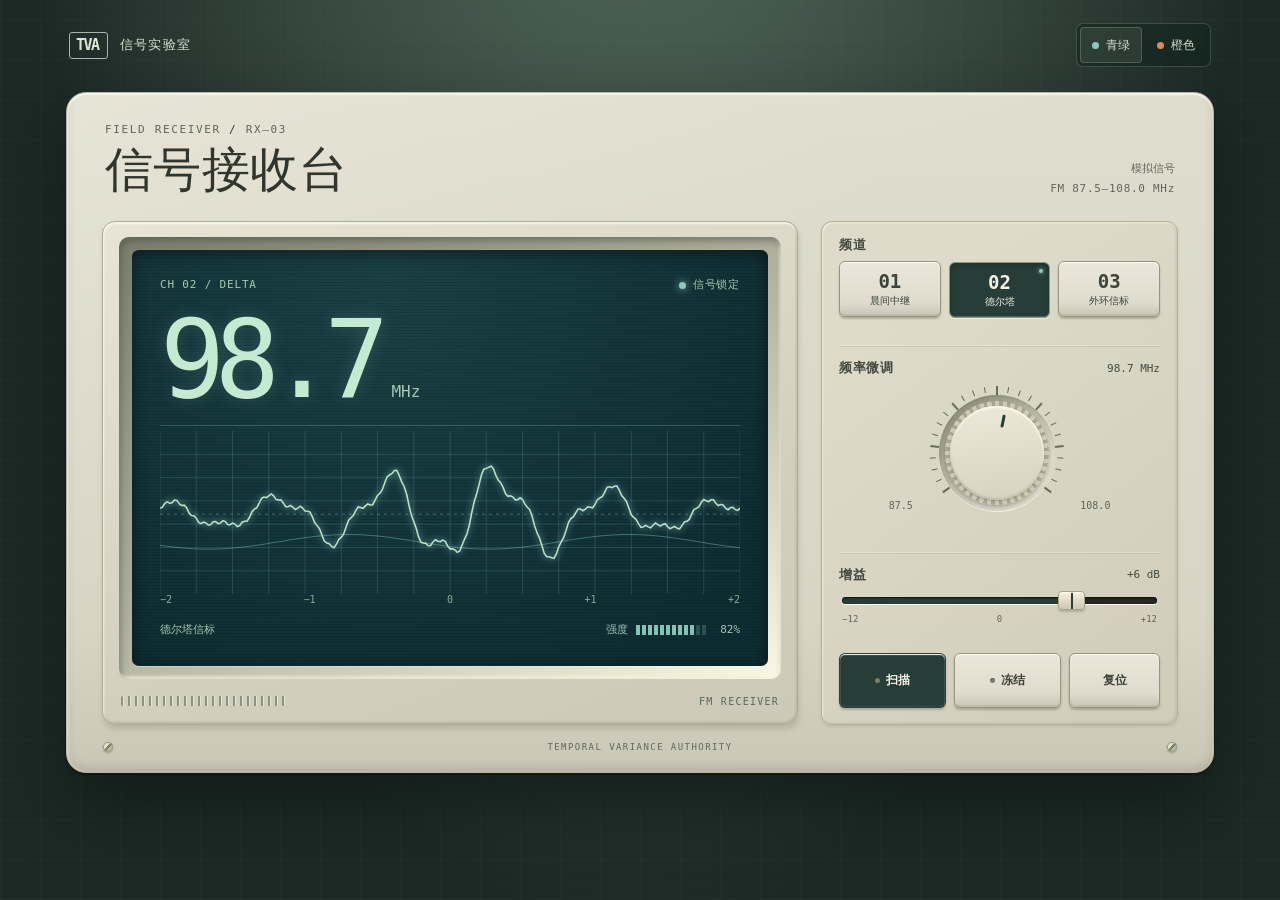
<file: demo/index.html>
<!DOCTYPE html>
<html lang="zh-CN" data-theme="teal">
<head>
  <meta charset="utf-8">
  <meta name="viewport" content="width=device-width, initial-scale=1">
  <meta name="theme-color" content="#1c2b27">
  <meta name="description" content="一台可操作的 TVA 复古信号接收台。切换频道、微调频率、观察 CRT 波形。">
  <title>TVA 信号接收台</title>
  <link rel="stylesheet" href="./panel.css">
  <script src="./receiver.js" defer></script>
</head>
<body>
  <main class="bench">
    <header class="bench-head">
      <div class="brand"><span class="brand-mark" aria-hidden="true">TVA</span><span>信号实验室</span></div>
      <div class="theme" aria-label="配色">
        <button type="button" data-theme-choice="teal" aria-pressed="true"><span></span>青绿</button>
        <button type="button" data-theme-choice="orange" aria-pressed="false"><span></span>橙色</button>
      </div>
    </header>

    <section class="receiver" aria-labelledby="receiver-title">
      <header class="face-head">
        <div><p class="machine-type">FIELD RECEIVER <span> / </span> RX–03</p><h1 id="receiver-title">信号接收台</h1></div>
        <div class="machine-id"><span>模拟信号</span><span>FM 87.5–108.0 MHz</span></div>
      </header>

      <div class="face">
        <div class="display">
          <div class="crt-frame">
            <section class="crt" aria-label="信号监视器">
              <div class="crt-head">
                <span id="station-code">CH 02 / DELTA</span>
                <span class="signal-status" id="signal-status" data-state="lock" role="status"><i></i><span>信号锁定</span></span>
              </div>
              <p class="frequency"><output id="frequency" for="tuning">98.7</output><span>MHz</span></p>
              <div class="scope">
                <canvas id="waveform" aria-hidden="true"></canvas>
                <div class="scope-axis" aria-hidden="true"><span>−2</span><span>−1</span><span>0</span><span>+1</span><span>+2</span></div>
              </div>
              <div class="crt-foot">
                <span id="station-name">德尔塔信标</span>
                <span class="strength"><span>强度</span><span class="meter" id="meter" aria-hidden="true"></span><output id="strength-value">82%</output></span>
              </div>
            </section>
          </div>
          <div class="display-trim"><span class="vents" aria-hidden="true"></span><span class="mono">FM RECEIVER</span></div>
        </div>

        <aside class="control-deck" aria-label="接收控制">
          <section class="preset-module">
            <h2>频道</h2>
            <div class="preset-bank">
              <button type="button" class="preset" aria-pressed="false" data-station="0"><strong>01</strong><span>晨间中继</span></button>
              <button type="button" class="preset" aria-pressed="true" data-station="1"><strong>02</strong><span>德尔塔</span></button>
              <button type="button" class="preset" aria-pressed="false" data-station="2"><strong>03</strong><span>外环信标</span></button>
            </div>
          </section>

          <section class="tuning-module">
            <div class="module-title"><h2><label for="tuning">频率微调</label></h2><span id="dial-readout" class="mono">98.7 MHz</span></div>
            <div class="knob-area">
              <span class="knob-bound mono">87.5</span>
              <div class="knob">
                <div class="knob-ticks" aria-hidden="true"></div>
                <div class="knob-socket" aria-hidden="true"></div>
                <div class="knob-grip" aria-hidden="true"><div class="knob-cap"><span></span></div></div>
                <input id="tuning" type="range" min="87.5" max="108" step="0.1" value="98.7" aria-describedby="tuning-hint">
              </div>
              <span class="knob-bound mono">108.0</span>
            </div>
            <span id="tuning-hint" class="sr-only">向左右拖动旋钮，或使用方向键，以 0.1 MHz 为单位调节。</span>
          </section>

          <section class="gain-module">
            <div class="module-title"><h2><label for="gain">增益</label></h2><output id="gain-value" for="gain" class="mono">+6 dB</output></div>
            <div class="gain-control">
              <input id="gain" type="range" min="-12" max="12" step="1" value="6">
              <div class="gain-scale mono" aria-hidden="true"><span>−12</span><span>0</span><span>+12</span></div>
            </div>
          </section>

          <div class="actions">
            <button type="button" class="key key-scan" id="scan" aria-pressed="false"><span class="key-pilot" aria-hidden="true"></span>扫描</button>
            <button type="button" class="key" id="hold" aria-pressed="false"><span class="key-pilot" aria-hidden="true"></span>冻结</button>
            <button type="button" class="key key-reset" id="reset">复位</button>
          </div>
        </aside>
      </div>
      <footer class="plate-foot">
        <span class="screw" aria-hidden="true"></span>
        <span class="plate-wordmark">TEMPORAL VARIANCE AUTHORITY</span>
        <span class="screw" aria-hidden="true"></span>
      </footer>
    </section>
  </main>
</body>
</html>
</file>
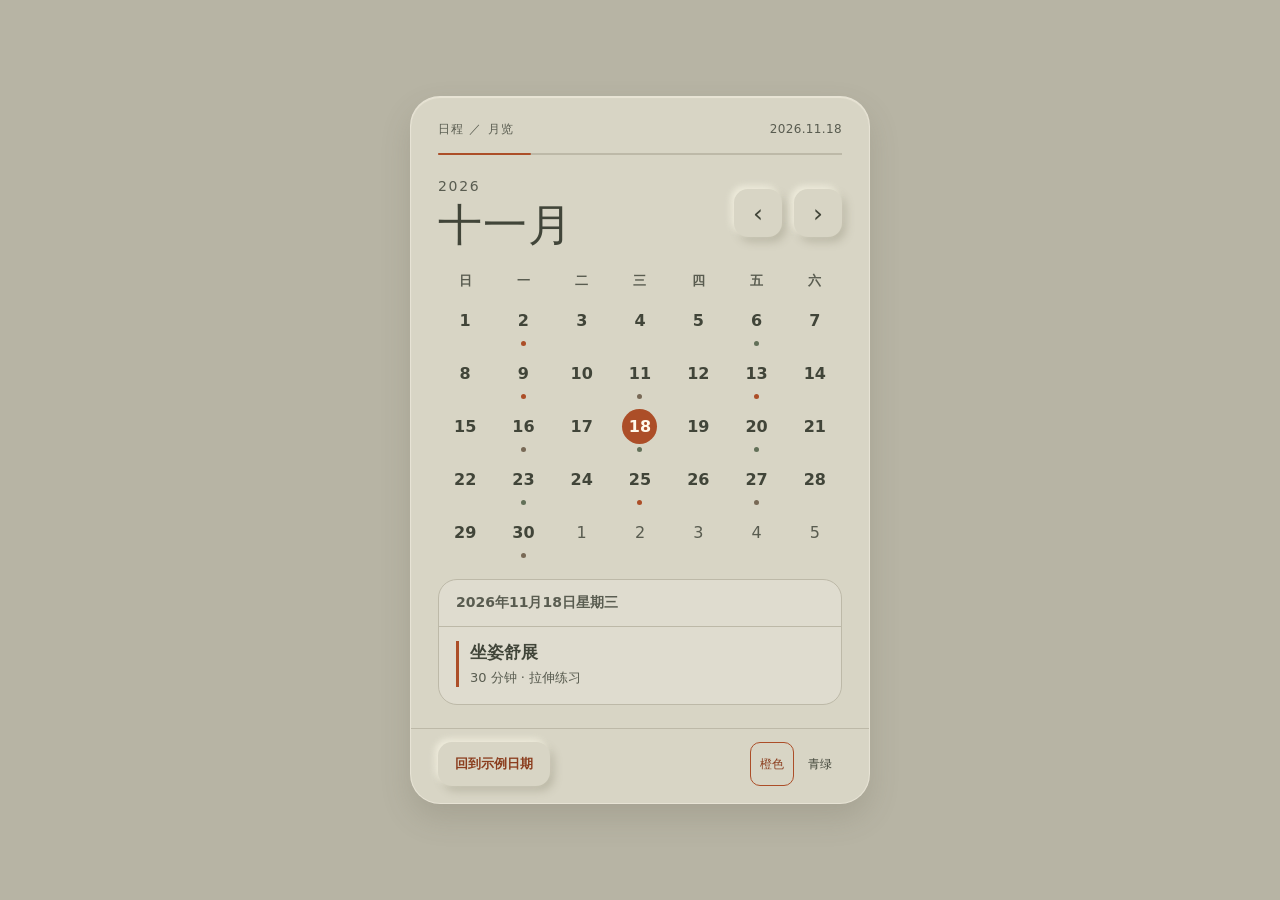
<file: assets/soft-touch-calendar.html>
<!doctype html>
<html lang="zh-CN" data-theme="orange">
<meta charset="utf-8">
<meta name="viewport" content="width=device-width, initial-scale=1">
<title>日程 · TVA 柔和拟物</title>
<style>
  :root {
    color-scheme: light;
    --panel: #d8d5c5;
    --detail: #dfdccf;
    --ink: #414539;
    --muted: #595c50;
    --edge: #bdb9a8;
    --accent: #ac4e28;
    --accent-ink: #8b3d1e;
    --highlight: #f8f5e6be;
    --shadow: #817c6752;
    --raised: -3px -3px 7px var(--highlight), 4px 5px 8px var(--shadow);
    --pressed: inset 2px 2px 4px #817c6748, inset -2px -2px 4px #f8f5e68c;
    font-family: 'PingFang SC', 'Noto Sans SC', 'Source Han Sans CN', 'Microsoft YaHei', system-ui, sans-serif;
  }
  :root[data-theme="teal"] { --accent: #263d38; --accent-ink: #263d38; }
  *, *::before, *::after { box-sizing: border-box; }
  body {
    margin: 0;
    padding: 28px 18px;
    min-height: 100dvh;
    display: grid;
    place-items: center;
    color: var(--ink);
    background: #b7b4a4;
  }
  .calendar {
    width: min(100%, 460px);
    padding: 24px 27px 0;
    border-radius: 30px;
    border: 1px solid #efeaddad;
    background: var(--panel);
    box-shadow: inset 0 1px 1px #f4efdfa0, 0 14px 30px #605c4830;
  }
  .top, .month, .footer { display: flex; align-items: center; justify-content: space-between; gap: 8px; }
  .top { color: var(--muted); font-size: 12px; letter-spacing: .1em; }
  .top time { letter-spacing: .03em; font-variant-numeric: tabular-nums; }
  .rule { height: 2px; margin: 15px 0 24px; background: var(--edge); }
  .rule span { display: block; width: 23%; height: 100%; background: var(--accent); border-radius: 2px; }
  h1 { margin: 0; font-size: clamp(30px, 8vw, 44px); font-weight: 300; letter-spacing: .02em; line-height: 1.07; }
  h1 span { display: block; color: var(--muted); margin: 0 0 7px; font-size: 14px; font-weight: 500; letter-spacing: .12em; }
  button { font: inherit; color: inherit; cursor: pointer; border: 1px solid transparent; background: transparent; }
  button:focus-visible { outline: 2px dashed var(--ink); outline-offset: 3px; }
  .arrows { display: flex; gap: 12px; }
  .raised {
    border-radius: 14px;
    min-height: 44px;
    background: var(--panel);
    box-shadow: var(--raised);
    transition: transform .12s, box-shadow .12s;
  }
  .raised:active { transform: translateY(1px); box-shadow: var(--pressed); }
  .arrow { width: 48px; height: 48px; font-size: 25px; line-height: 1; }
  .week, .days { display: grid; grid-template-columns: repeat(7, minmax(0, 1fr)); gap: 4px; text-align: center; }
  .week { margin: 24px 0 10px; color: var(--muted); font-size: 13px; font-weight: 600; }
  .date {
    min-width: 0;
    min-height: 49px;
    padding: 0 0 8px;
    position: relative;
    display: grid;
    place-items: center;
    border: 0;
    border-radius: 10px;
    font-weight: 600;
    font-variant-numeric: tabular-nums;
  }
  .date span { display: grid; place-items: center; width: 35px; height: 35px; max-width: 100%; border-radius: 50%; }
  .date:hover span { background: #c5c2b2; }
  .date[aria-pressed="true"] span { color: #fff9eb; background: var(--accent); }
  .date[data-outside="true"] { color: var(--muted); font-weight: 400; }
  .date[data-event]::after {
    content: '';
    position: absolute;
    left: calc(50% - 2.5px);
    bottom: 3px;
    width: 5px;
    height: 5px;
    border-radius: 50%;
    background: #786956;
  }
  .date[data-event="movement"]::after { background: #627058; }
  .date[data-event="practice"]::after { background: var(--accent); }
  .detail {
    margin-top: 18px;
    background: var(--detail);
    border: 1px solid var(--edge);
    border-radius: 19px;
  }
  .detail h2 { margin: 0; padding: 14px 17px; font-size: 14px; font-weight: 600; color: var(--muted); border-bottom: 1px solid var(--edge); }
  .appointment { margin: 14px 17px 17px; padding-left: 11px; border-left: 3px solid var(--accent); }
  .appointment p { margin: 0; font-size: 17px; font-weight: 600; }
  .appointment small { display: block; margin-top: 5px; font-size: 13px; color: var(--muted); }
  .footer { margin: 23px -27px 0; border-top: 1px solid var(--edge); padding: 13px 27px 17px; }
  .today { padding: 0 16px; font-size: 13px; font-weight: 600; color: var(--accent-ink); }
  .themes { display: flex; gap: 4px; }
  .themes button { min-height: 44px; padding: 0 9px; font-size: 12px; border-radius: 10px; }
  .themes [aria-pressed="true"] { border-color: var(--accent); color: var(--accent-ink); }
  @media (max-width: 380px) {
    body { padding: 0; }
    .calendar { border-radius: 0; padding-inline: 16px; }
    .footer { margin-inline: -16px; padding-inline: 16px; }
    .arrows { gap: 8px; }
  }
  @media (prefers-reduced-motion: reduce) { .raised { transition: none; } }
</style>
<main class="calendar" aria-label="日程示例">
  <header class="top"><span>日程 ／ 月览</span><time datetime="2026-11-18">2026.11.18</time></header>
  <div class="rule" aria-hidden="true"><span></span></div>
  <div class="month">
    <h1 id="month-title" aria-live="polite"></h1>
    <div class="arrows">
      <button class="raised arrow" id="previous" type="button" aria-label="上个月">‹</button>
      <button class="raised arrow" id="next" type="button" aria-label="下个月">›</button>
    </div>
  </div>
  <div class="week" aria-hidden="true"><span>日</span><span>一</span><span>二</span><span>三</span><span>四</span><span>五</span><span>六</span></div>
  <div class="days" id="days" role="group" aria-labelledby="month-title"></div>
  <section class="detail" aria-live="polite" aria-labelledby="detail-day">
    <h2 id="detail-day"></h2>
    <div class="appointment"><p id="event-name"></p><small id="event-note"></small></div>
  </section>
  <footer class="footer">
    <button class="raised today" id="return" type="button">回到示例日期</button>
    <div class="themes" role="group" aria-label="配色">
      <button type="button" data-color="orange" aria-pressed="true">橙色</button>
      <button type="button" data-color="teal" aria-pressed="false">青绿</button>
    </div>
  </footer>
</main>
<script>
  const exampleDate = new Date(2026, 10, 18);
  const events = new Map([
    [2, ['基础和弦练习', '20 分钟 · 吉他', 'practice']],
    [6, ['晚间散步', '25 分钟 · 活动', 'movement']],
    [9, ['节拍练习', '20 分钟 · 吉他', 'practice']],
    [11, ['整理本周笔记', '15 分钟 · 复盘', 'review']],
    [13, ['指法练习', '25 分钟 · 吉他', 'practice']],
    [16, ['复习上周内容', '15 分钟 · 复盘', 'review']],
    [18, ['坐姿舒展', '30 分钟 · 拉伸练习', 'movement']],
    [20, ['午间散步', '20 分钟 · 活动', 'movement']],
    [23, ['手腕放松', '15 分钟 · 活动', 'movement']],
    [25, ['节奏与换弦', '30 分钟 · 吉他', 'practice']],
    [27, ['本周练习复盘', '15 分钟 · 复盘', 'review']],
    [30, ['制定下月练习计划', '20 分钟 · 计划', 'review']]
  ]);
  const monthTitle = document.querySelector('#month-title');
  const days = document.querySelector('#days');
  const dateLabel = new Intl.DateTimeFormat('zh-CN', {year: 'numeric', month: 'long', day: 'numeric', weekday: 'long'});
  const themeButtons = document.querySelectorAll('[data-color]');
  let selected = exampleDate;
  let visible = new Date(exampleDate.getFullYear(), exampleDate.getMonth(), 1);

  function eventFor(date) {
    return date.getFullYear() === 2026 && date.getMonth() === 10 ? events.get(date.getDate()) : undefined;
  }

  function select(date) {
    selected = date;
    const entry = eventFor(date);
    document.querySelector('#detail-day').textContent = dateLabel.format(date);
    document.querySelector('#event-name').textContent = entry?.[0] ?? '没有安排';
    document.querySelector('#event-note').textContent = entry?.[1] ?? '这一天暂时没有日程';
    for (const button of days.children) {
      button.setAttribute('aria-pressed', String(Number(button.dataset.date) === date.getTime()));
    }
  }

  function render() {
    const year = visible.getFullYear();
    const month = visible.getMonth();
    const yearLabel = document.createElement('span');
    yearLabel.textContent = year;
    const monthLabel = new Intl.DateTimeFormat('zh-CN', {month: 'long'}).format(visible);
    monthTitle.replaceChildren(yearLabel, monthLabel);
    const fragment = document.createDocumentFragment();
    const start = visible.getDay();
    const count = new Date(year, month + 1, 0).getDate();
    for (let index = 0; index < Math.ceil((start + count) / 7) * 7; index++) {
      const date = new Date(year, month, index - start + 1);
      const button = document.createElement('button');
      button.type = 'button';
      button.className = 'date';
      button.dataset.date = date.getTime();
      button.dataset.outside = date.getMonth() !== month;
      const entry = eventFor(date);
      button.setAttribute('aria-label', dateLabel.format(date) + (entry ? '，有日程' : ''));
      if (entry) button.dataset.event = entry[2];
      const number = document.createElement('span');
      number.textContent = date.getDate();
      button.append(number);
      button.addEventListener('click', () => select(date));
      fragment.append(button);
    }
    days.replaceChildren(fragment);
    select(selected);
  }

  function changeMonth(delta) {
    visible = new Date(visible.getFullYear(), visible.getMonth() + delta, 1);
    selected = visible;
    render();
  }

  document.querySelector('#previous').addEventListener('click', () => changeMonth(-1));
  document.querySelector('#next').addEventListener('click', () => changeMonth(1));
  document.querySelector('#return').addEventListener('click', () => {
    visible = new Date(exampleDate.getFullYear(), exampleDate.getMonth(), 1);
    selected = exampleDate;
    render();
  });
  for (const button of themeButtons) {
    button.addEventListener('click', () => {
      document.documentElement.dataset.theme = button.dataset.color;
      for (const theme of themeButtons) theme.setAttribute('aria-pressed', String(theme === button));
    });
  }
  render();
</script>
</html>
</file>
<file: demo/panel.css>
:root {
  color-scheme: light;
  --canvas: #1c2a26;
  --body: #d8d5c5;
  --light: #f4f1e5;
  --bevel: #b5b2a1;
  --edge: #a5a48f;
  --ink: #44483e;
  --muted: #61665b;
  --slot: #242822;
  --accent: #263d38;
  --lamp: #8dcabd;
  --phosphor: #c5ead2;
  --screen-ink: #a6c7b1;
  --glass-top: #1b4147;
  --glass-base: #0e2d32;
  --grid: #83bac2;
  --mono: 'IBM Plex Mono', 'SFMono-Regular', Consolas, monospace;
  --label: 'Noto Sans SC', 'PingFang SC', 'Microsoft YaHei', system-ui, sans-serif;
}
:root[data-theme="orange"] {
  --accent: #ac4e28;
  --lamp: #f0c76a;
  --phosphor: #ffe4a4;
  --screen-ink: #d8bb80;
  --glass-top: #4c321e;
  --glass-base: #2e2217;
  --grid: #c59963;
}
*,*::before,*::after { box-sizing: border-box; }
body {
  margin: 0;
  min-width: 280px;
  min-height: 100vh;
  color: var(--ink);
  font-family: var(--label);
  background:
    radial-gradient(ellipse at 50% -65%, #657c6a 0, transparent 72%),
    repeating-linear-gradient(0deg, #fcfff405 0 1px, transparent 1px 40px),
    repeating-linear-gradient(90deg, #fcfff405 0 1px, transparent 1px 40px),
    var(--canvas);
}
button,input { font: inherit; }
button { -webkit-tap-highlight-color: transparent; }
button:focus-visible,input:focus-visible { outline: 2px solid var(--accent); outline-offset: 4px; }
.mono { font-family: var(--mono); font-variant-numeric: tabular-nums; }
.sr-only {
  position: absolute;
  width: 1px;
  height: 1px;
  padding: 0;
  margin: -1px;
  overflow: hidden;
  clip-path: inset(50%);
  white-space: nowrap;
}
.bench { max-width: 1216px; margin: 0 auto; padding: 23px 34px 46px; }
.bench-head { display: flex; align-items: center; justify-content: space-between; margin: 0 3px 25px; color: #dce4d4; }
.brand { display: flex; align-items: center; gap: 12px; font-size: 13px; letter-spacing: .11em; }
.brand-mark { font: 700 15px var(--mono); letter-spacing: -.10em; border: 1px solid #a8b4a4; border-radius: 3px; padding: 3px 8px 4px 6px; }
.theme { display: flex; gap: 3px; border: 1px solid #c0d4bb38; padding: 3px; border-radius: 7px; background: #12221c8a; }
.theme button {
  min-height: 36px;
  display: flex;
  gap: 7px;
  align-items: center;
  padding: 3px 11px;
  border: 1px solid transparent;
  border-radius: 4px;
  color: #d4dfd0;
  background: transparent;
  cursor: pointer;
  font-size: 12px;
}
.theme button[aria-pressed="true"] { background: #b7c5ae20; border-color: #b7c5ae40; }
.theme button:focus-visible { outline-color: #ced8c6; }
.theme button span { width: 7px; height: 7px; border-radius: 50%; background: #8dcabd; }
.theme button[data-theme-choice="orange"] span { background: #de8c57; }
.receiver {
  overflow: hidden;
  position: relative;
  padding: 31px 35px 20px;
  border: 1px solid #b7b5a5;
  border-radius: 20px;
  background:
    linear-gradient(153deg, #fffcf03b, transparent 42%),
    linear-gradient(180deg, #dfddce 0%, var(--body) 78%, #cac7b7 100%);
  box-shadow: 0 30px 65px #0d1612ae, 0 2px 2px #080c0a80,
    inset 0 2px 2px #fffdf1c2, inset 0 -5px 9px #4e50372f, inset 2px 0 3px #fffcee72;
}
.face-head { display: flex; align-items: flex-end; justify-content: space-between; margin: 0 3px 23px; gap: 10px; }
.machine-type { margin: 0 0 5px; font: 11px var(--mono); letter-spacing: .15em; color: var(--muted); }
.machine-type span { color: var(--accent); }
h1 {
  margin: 0;
  font-family: 'PingFang SC', 'Noto Sans SC', 'Source Han Sans CN', 'Microsoft YaHei Light', system-ui, sans-serif;
  font-size: clamp(30px, 4.3vw, 48px);
  line-height: 1.18;
  font-weight: 300;
  letter-spacing: .01em;
  color: #30362e;
}
.machine-id { display: grid; gap: 6px; text-align: right; font-size: 11px; color: var(--muted); padding-bottom: 3px; }
.machine-id span:last-child { font: 11px var(--mono); letter-spacing: .065em; }
.face { display: grid; grid-template-columns: minmax(0, 1.95fr) minmax(263px, 1fr); gap: 23px; align-items: start; }
.display {
  min-width: 0;
  padding: 15px 16px 0;
  border: 1px solid #aeac99;
  border-radius: 13px;
  background: linear-gradient(160deg, #e9e5d6, #d2cfbe 66%, #ccc9b8);
  box-shadow: inset 1px 2px 2px #fffdf0b8, inset -1px -2px 2px #6f705340, 1px 4px 5px #4b4d372c;
}
.crt-frame {
  padding: 13px;
  border-radius: 10px;
  background: linear-gradient(151deg, #7a7d69, #b5b5a2 52%, #fbf7e5);
  box-shadow: inset 2px 4px 7px #3d413f71, inset -2px -3px 3px #fff9e0b2;
}
.crt {
  position: relative;
  isolation: isolate;
  min-height: 392px;
  border-radius: 7px;
  overflow: hidden;
  padding: clamp(16px, 3vw, 28px);
  color: var(--phosphor);
  font-family: var(--mono);
  background: radial-gradient(ellipse at 40% 10%, var(--glass-top), var(--glass-base) 82%);
  box-shadow: inset 0 3px 16px #0007, 0 1px #fffdec50;
}
.crt::after {
  position: absolute;
  inset: 0;
  content: '';
  pointer-events: none;
  background: repeating-linear-gradient(180deg, #04181600 0 2px, #04181630 2px 3px);
  z-index: -1;
}
.crt-head,.crt-foot { display: flex; justify-content: space-between; align-items: center; gap: 10px; color: var(--screen-ink); font-size: 11px; line-height: 1.35; }
.crt-head { letter-spacing: .075em; }
.signal-status { display: inline-flex; gap: 7px; align-items: center; white-space: nowrap; font-family: var(--label); }
.signal-status i,.key-pilot { display: inline-block; flex: 0 0 auto; width: 7px; height: 7px; border-radius: 50%; }
.signal-status i { background: var(--lamp); box-shadow: 0 0 8px var(--lamp); }
.signal-status[data-state="weak"] i { box-shadow: none; opacity: .42; }
.signal-status[data-state="hold"] i { background: transparent; border: 1px solid var(--lamp); box-shadow: none; }
.frequency {
  display: flex;
  gap: 10px;
  align-items: baseline;
  margin: 17px 0 13px;
  color: var(--phosphor);
  font-variant-numeric: tabular-nums;
}
.frequency output { font-size: clamp(56px, 9vw, 108px); font-weight: 500; line-height: .95; letter-spacing: -.095em; text-shadow: 0 0 17px color-mix(in srgb, var(--phosphor) 17%, transparent); }
.frequency span { font-size: 16px; margin-left: .15em; color: var(--screen-ink); }
.scope {
  display: grid;
  grid-template-rows: minmax(0,1fr) auto;
  height: 180px;
  border-top: 1px solid color-mix(in srgb, var(--grid) 28%, transparent);
  padding-top: 5px;
}
.scope canvas { width: 100%; height: 100%; display: block; }
.scope-axis { display: flex; justify-content: space-between; font-size: 10px; color: var(--screen-ink); opacity: .82; }
.crt-foot { margin-top: 18px; }
.strength { display: inline-flex; align-items: center; gap: 8px; }
.strength output { min-width: 4ch; text-align: right; font-variant-numeric: tabular-nums; }
.meter { display: flex; gap: 2px; }
.meter i { display: block; width: 4px; height: 10px; background: var(--lamp); opacity: .23; }
.meter i[data-lit] { opacity: .94; }
.display-trim { height: 45px; display: flex; align-items: center; justify-content: space-between; padding-inline: 2px; gap: 12px; }
.display-trim>.mono { color: var(--muted); font-size: 10px; letter-spacing: .125em; }
.vents {
  width: min(164px,40%);
  height: 10px;
  border-radius: 2px;
  opacity: .65;
  background: repeating-linear-gradient(90deg, #6b725f 0 2px, #f3efda 2px 3px, transparent 3px 7px);
}
.control-deck {
  min-width: 0;
  display: grid;
  gap: 18px;
  padding: 15px 17px 16px;
  border: 1px solid #b2af9b;
  border-radius: 11px;
  background: linear-gradient(143deg, #dedbca 18%, #d0cdbb 96%);
  box-shadow: inset 1px 1px 2px #fff9e3b0, inset -1px -1px 3px #7a775d39, 0 2px 3px #67665326;
}
h2 { font-size: 13px; line-height: 1.2; letter-spacing: .04em; font-weight: 640; margin: 0; }
.module-title { display: flex; align-items: center; justify-content: space-between; gap: 5px; }
.module-title .mono { font-size: 11px; }
.preset-bank { display: grid; grid-template-columns: repeat(3,minmax(0,1fr)); gap: 8px; margin-top: 9px; }
.preset,.key {
  border-radius: 6px;
  border: 1px solid #939581;
  color: #3c4339;
  cursor: pointer;
  background: linear-gradient(180deg, #ebe8db 0%, #dfdbcd 74%, #c9c5b6 100%);
  box-shadow: inset 0 1px 1px #fffdee, inset 0 -2px #77785f23, 0 2px 2px #5b5b4259;
  transition: background-color .14s, box-shadow .14s, transform .14s;
}
.preset:hover,.key:hover { filter: brightness(1.055); }
.preset:active,.key:active { transform: translateY(2px); box-shadow: inset 0 2px 3px #55584e66; }
.preset { padding: 7px 3px 8px; min-height: 56px; display: flex; flex-direction: column; justify-content: center; align-items: center; gap: 2px; position: relative; }
.preset strong { font: 600 19px var(--mono); }
.preset span { font-size: 10px; white-space: nowrap; }
.preset[aria-pressed="true"] {
  color: var(--light);
  background: var(--accent);
  box-shadow: inset 0 2px 5px #0c221d66, inset 0 -1px #fafbec3a, 0 1px #fffbe582;
  transform: translateY(1px);
}
.preset[aria-pressed="true"]::before { content: ''; position: absolute; top: 6px; right: 6px; background: var(--lamp); box-shadow: 0 0 4px var(--lamp); width: 4px; height: 4px; border-radius: 50%; }
.tuning-module,.gain-module { border-top: 1px solid #7d806332; box-shadow: 0 -1px #ffffec4a; padding-top: 13px; }
.knob-area { display: flex; justify-content: center; align-items: end; gap: clamp(4px,1vw,13px); margin-top: 6px; }
.knob-bound { font-size: 10px; color: var(--muted); padding-bottom: 13px; }
.knob { position: relative; isolation: isolate; width: 142px; aspect-ratio: 1; border-radius: 50%; }
.knob-ticks { position: absolute; inset: 0; border-radius: 50%; pointer-events: none; }
.knob-ticks i {
  position: absolute;
  left: calc(50% - .5px);
  top: 4px;
  width: 1px;
  height: 6px;
  transform: rotate(var(--tick-angle));
  transform-origin: center 67px;
  background: #686d5b;
}
.knob-ticks i:nth-child(4n+1) { height: 9px; width: 2px; }
.knob-socket,.knob-grip,.knob-cap { position: absolute; border-radius: 50%; }
.knob-socket {
  inset: 13px;
  background: linear-gradient(146deg,#8a8b77,#e7e4d5 70%);
  box-shadow: inset 1px 2px 4px #50513c55, 0 1px 1px #fff9e1;
}
.knob-grip {
  inset: 19px;
  transform: rotate(var(--angle, 0deg));
  background: repeating-conic-gradient(#a9a790 0 4deg,#cecab8 4deg 9deg);
  box-shadow: 0 2px 6px #4c493d7f;
}
.knob-cap {
  inset: 5px;
  background: linear-gradient(160deg,#eeebdc,#d8d4c2 86%);
  box-shadow: inset 0 2px 2px #fff9e9, inset 0 -2px 2px #77775638, 0 1px 2px #67644d6b;
  display: flex;
  justify-content: center;
}
.knob-cap span { width: 3px; height: 13px; margin-top: 8px; border-radius: 2px; background: var(--accent); box-shadow: 1px 0 #f8eddbb0; }
.knob input {
  position: absolute;
  inset: 0;
  width: 100%;
  height: 100%;
  margin: 0;
  opacity: 0;
  cursor: ew-resize;
}
.knob:has(input:focus-visible) { outline: 2px solid var(--accent); outline-offset: 4px; }
.gain-control { padding: 3px 3px 0; }
.gain-control input {
  appearance: none;
  display: block;
  margin: 0;
  padding: 0;
  width: 100%;
  height: 29px;
  border-radius: 4px;
  background: transparent;
  cursor: pointer;
}
.gain-control input::-webkit-slider-runnable-track {
  height: 7px;
  border-radius: 5px;
  background: linear-gradient(90deg,var(--accent) var(--gain-fill,75%),var(--slot) var(--gain-fill,75%));
  box-shadow: inset 0 1px 2px #0c100d, 0 1px #fff8e6;
}
.gain-control input::-moz-range-track { height: 7px; border-radius: 5px; background: var(--slot); box-shadow: inset 0 1px 2px #0c100d, 0 1px #fff8e6; }
.gain-control input::-moz-range-progress { height: 7px; border-radius: 5px; background: var(--accent); }
.gain-control input::-webkit-slider-thumb {
  appearance: none;
  width: 27px;
  height: 19px;
  margin-top: -6px;
  border: 1px solid #a6a48e;
  border-radius: 4px;
  background: linear-gradient(90deg,transparent 46%,var(--accent) 47% 54%,transparent 55%), linear-gradient(#f6f1df,#ccc8b5);
  box-shadow: inset 0 1px 1px #fffdef, 0 2px 2px #50523d45;
}
.gain-control input::-moz-range-thumb {
  width: 25px;
  height: 17px;
  border: 1px solid #a6a48e;
  border-radius: 4px;
  background: linear-gradient(90deg,transparent 46%,var(--accent) 47% 54%,transparent 55%), linear-gradient(#f6f1df,#ccc8b5);
  box-shadow: inset 0 1px 1px #fffdef, 0 2px 2px #50523d45;
}
.gain-scale { display: flex; justify-content: space-between; margin-top: -1px; color: var(--muted); font-size: 9px; }
.actions { display: grid; grid-template-columns: 1fr 1fr .85fr; gap: 8px; }
.key { min-height: 44px; padding: 6px 2px; display: flex; justify-content: center; align-items: center; gap: 6px; font-size: 12px; font-weight: 650; }
.key-scan { background: var(--accent); color: var(--light); border-color: #3449417d; }
.key-pilot { width: 5px; height: 5px; background: #7b816e; box-shadow: inset 0 1px #666b5e; }
.key[aria-pressed="true"] .key-pilot { background: var(--lamp); box-shadow: 0 0 6px var(--lamp); }
.key[aria-pressed="true"] { transform: translateY(1px); box-shadow: inset 0 2px 3px #41423571, 0 1px #f9f4e186; }
.plate-foot { margin: 17px 1px 0; display: flex; justify-content: space-between; align-items: center; gap: 12px; }
.plate-wordmark { color: #626658; font: 9px var(--mono); letter-spacing: .16em; text-align: center; }
.screw {
  width: 10px;
  height: 10px;
  border-radius: 50%;
  background: linear-gradient(132deg,#e2dfcb 43%,#7a7b65 45% 57%,#b7b7a2 60%);
  box-shadow: 0 1px 2px #5f624e7c, inset 0 0 0 1px #999981;
}
@media (min-width: 940px) {
  .receiver { padding-top: 30px; }
  .crt { min-height: 414px; }
  .control-deck { align-self: stretch; }
}
@media (min-width: 940px) and (max-height: 780px) {
  .bench { padding-top: 16px; padding-bottom: 20px; }
  .bench-head { margin-bottom: 16px; }
  .receiver { padding-top: 24px; }
  .face-head { margin-bottom: 17px; }
  .crt { min-height: 380px; }
  .frequency output { font-size: min(8vw, 98px); }
  .scope { height: 153px; }
  .control-deck { gap: 14px; }
}
@media (max-width: 800px) {
  .bench { padding: 18px 18px 32px; }
  .receiver { padding: 22px 21px 15px; }
  .face { gap: 13px; }
  .display { padding: 11px 11px 0; }
  .crt-frame { padding: 9px; }
  .crt { min-height: 350px; }
  .scope { height: 150px; }
  .control-deck { gap: 14px; padding: 13px; }
}
@media (max-width: 650px) {
  .bench { max-width: 520px; padding: 13px 12px 23px; }
  .bench-head { margin: 0 2px 12px; }
  .receiver { padding: 19px 13px 12px; border-radius: 13px; }
  .face-head { margin-bottom: 15px; }
  .face { grid-template-columns: minmax(0,1fr); gap: 14px; }
  .machine-type,.machine-id span:last-child { font-size: 9px; }
  .machine-id { gap: 4px; font-size: 10px; }
  .crt { min-height: 0; }
  .frequency { margin: 13px 0 11px; }
  .frequency output { font-size: clamp(48px,15vw,75px); }
  .crt-foot { margin-top: 14px; }
  .scope { height: 110px; }
  .display-trim { height: 29px; }
}
@media (max-width: 360px) {
  .bench { padding-inline: 7px; }
  .receiver { padding-inline: 9px; }
  .machine-type { letter-spacing: .08em; }
  .crt { padding: 13px 11px; }
  .strength { gap: 5px; }
}
@media (prefers-reduced-motion: reduce) {
  *,*::before,*::after { transition-duration: 0.01ms !important; }
}
</file>
